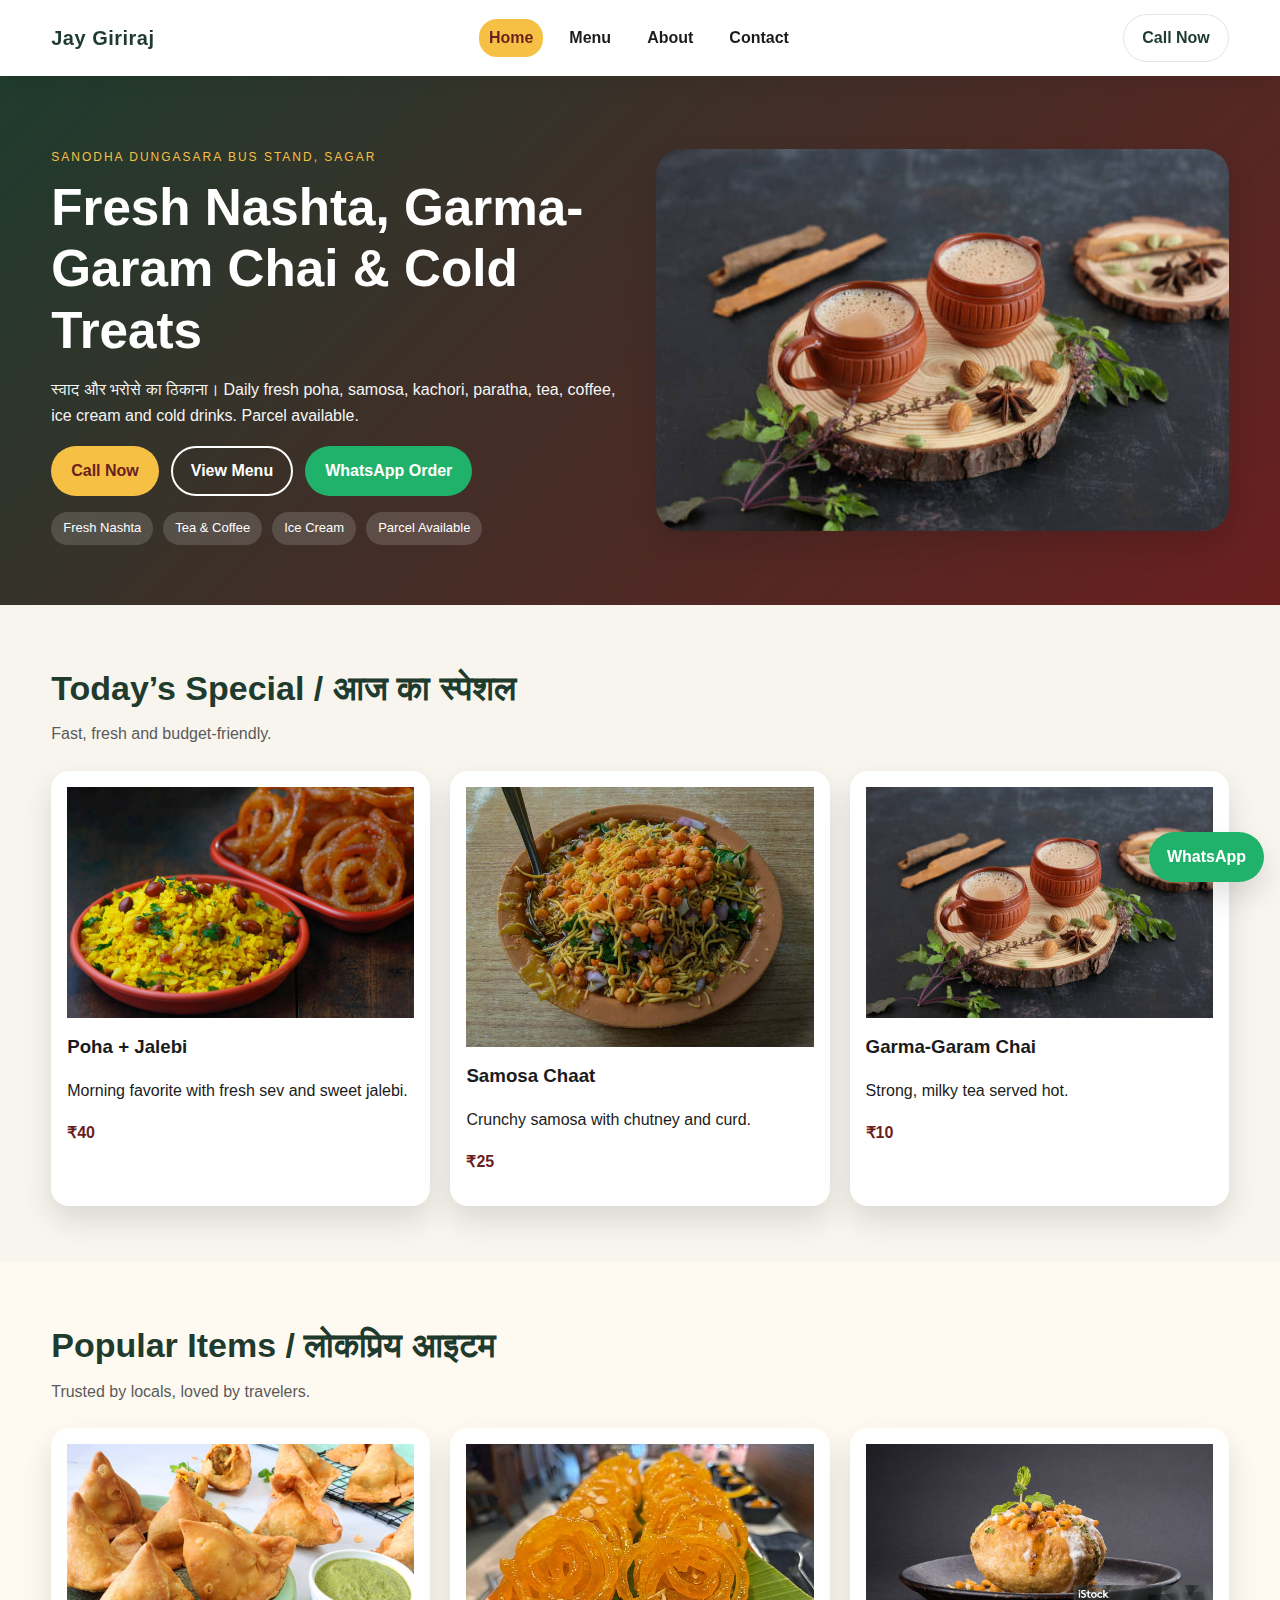
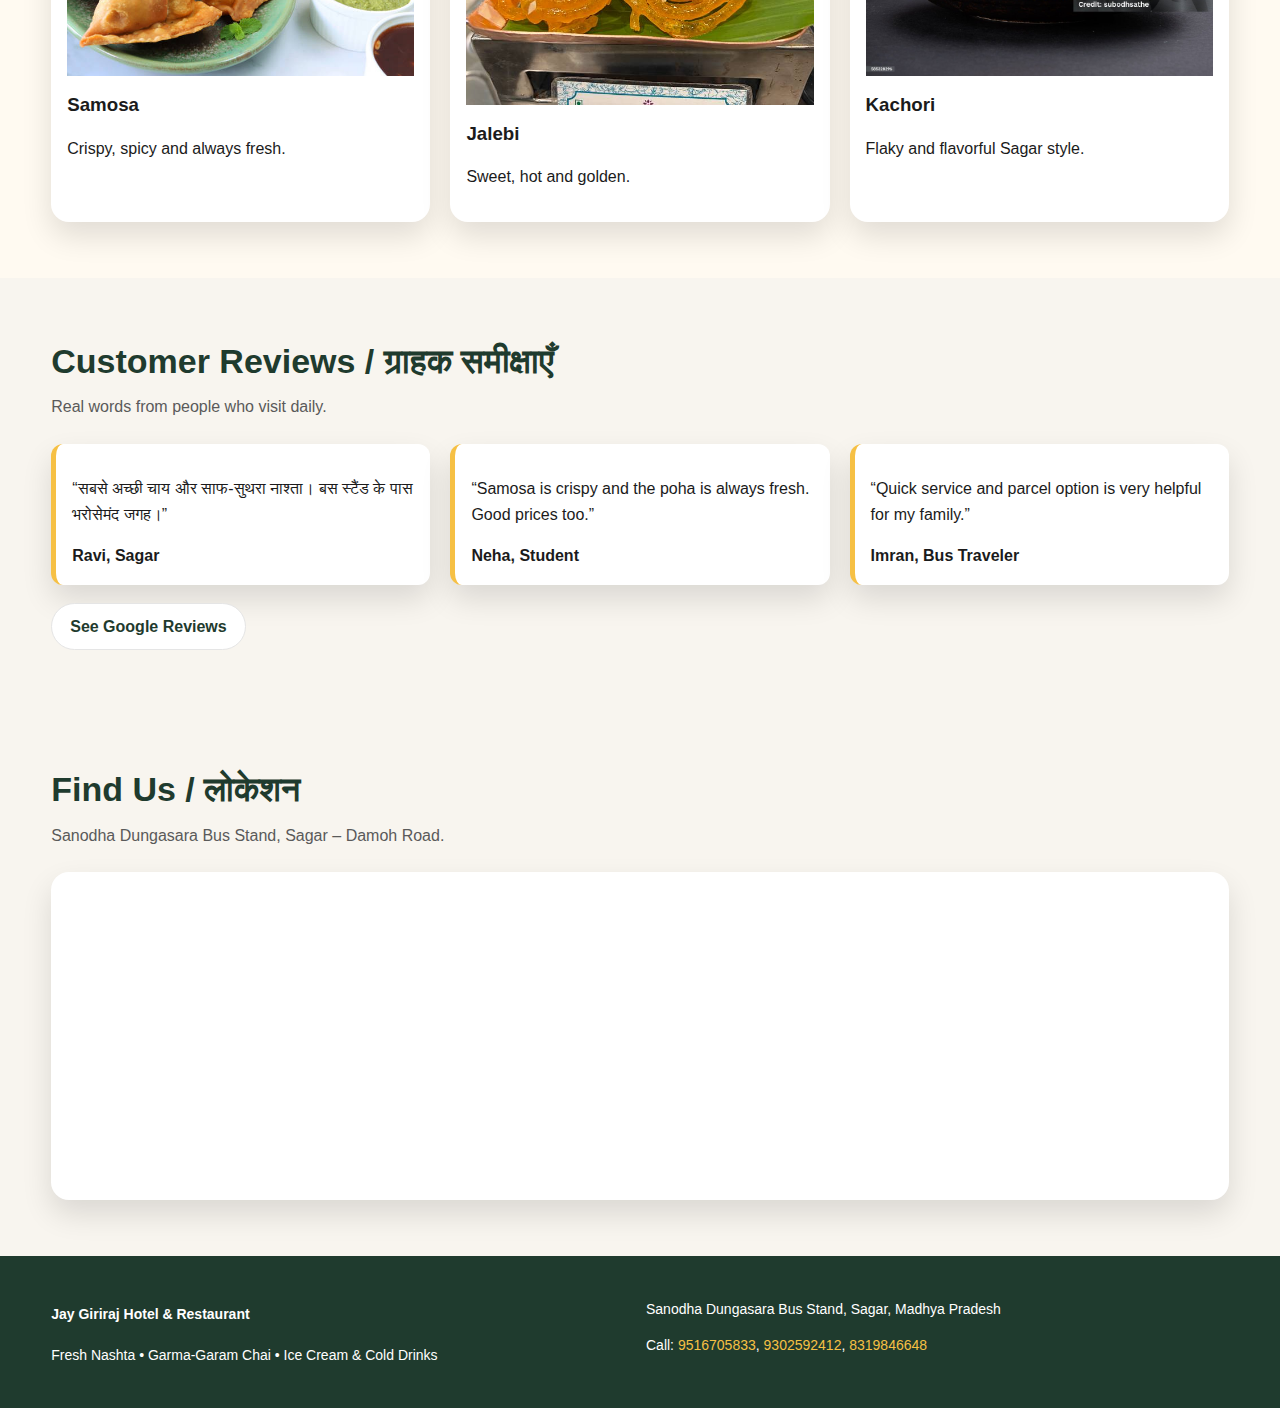
<file: index.html>
﻿<!DOCTYPE html>
<html lang="en">

<head>
  <meta charset="UTF-8" />
  <meta name="viewport" content="width=device-width, initial-scale=1.0" />
  <title>Jay Giriraj Hotel & Restaurant | Fresh Nashta & Chai in Sagar</title>
  <meta name="description"
    content="Jay Giriraj Hotel & Restaurant at Sanodha Dungasara Bus Stand, Sagar. Fresh nashta, garma-garam chai, coffee, ice cream, cold drinks, parcel available." />
  <meta name="keywords"
    content="Best nashta near me, Tea shop near Sanodha bus stand, Jay Giriraj Hotel, Sagar restaurant, chai, poha, samosa" />
  <link rel="canonical" href="index.html" />
  <link rel="stylesheet" href="style.css" />
</head>

<body>
  <header class="site-header">
    <div class="container nav">
      <a class="logo" href="index.html">Jay Giriraj</a>
      <nav class="menu">
        <a href="index.html" class="active">Home</a>
        <a href="menu.html">Menu</a>
        <a href="about.html">About</a>
        <a href="contact.html">Contact</a>
      </nav>
      <div class="nav-cta">
        <a class="btn btn-light" href="tel:9516705833">Call Now</a>
      </div>
    </div>
  </header>

  <main>
    <section class="hero">
      <div class="container hero-grid">
        <div class="hero-text">
          <p class="eyebrow">Sanodha Dungasara Bus Stand, Sagar</p>
          <h1>Fresh Nashta, Garma-Garam Chai & Cold Treats</h1>
          <p class="sub">
            स्वाद और भरोसे का ठिकाना। Daily fresh poha, samosa, kachori,
            paratha, tea, coffee, ice cream and cold drinks. Parcel available.
          </p>
          <div class="hero-actions">
            <a class="btn btn-primary" href="tel:9516705833">Call Now</a>
            <a class="btn btn-outline" href="menu.html">View Menu</a>
            <a class="btn btn-whatsapp" href="https://wa.me/919516705833" target="_blank" rel="noreferrer">WhatsApp
              Order</a>
          </div>
          <div class="hero-badges">
            <span>Fresh Nashta</span>
            <span>Tea & Coffee</span>
            <span>Ice Cream</span>
            <span>Parcel Available</span>
          </div>
        </div>
        <div class="hero-media">
          <img src="images/tea.jpg" alt="Tea and Nashta Counter at Jay Giriraj Hotel & Restaurant" loading="lazy" />
        </div>

      </div>
    </section>

    <section class="section">
      <div class="container">
        <div class="section-head">
          <h2>Today’s Special / आज का स्पेशल</h2>
          <p>Fast, fresh and budget-friendly.</p>
        </div>
        <div class="grid cards">
          <article class="card">
            <img src="images/poha-jalebi.jpg" alt="Poha Jalebi at Jay Giriraj Hotel & Restaurant" loading="lazy" />
            <h3>Poha + Jalebi</h3>
            <p>Morning favorite with fresh sev and sweet jalebi.</p>
            <p class="price">₹40</p>
          </article>

          <article class="card">
            <img src="images/samosa-chat.jpg" alt="Samosa Chaat" loading="lazy" />
            <h3>Samosa Chaat</h3>
            <p>Crunchy samosa with chutney and curd.</p>
            <p class="price">₹25</p>
          </article>
          <article class="card">
            <img src="images/tea.jpg" alt="Garma Garam Chai" loading="lazy" />
            <h3>Garma-Garam Chai</h3>
            <p>Strong, milky tea served hot.</p>
            <p class="price">₹10</p>
          </article>
        </div>
      </div>
    </section>

    <section class="section accent">
      <div class="container">
        <div class="section-head">
          <h2>Popular Items / लोकप्रिय आइटम</h2>
          <p>Trusted by locals, loved by travelers.</p>
        </div>
        <div class="grid cards">
          <article class="card">
            <img src="images/samosa.jpg" alt="Samosa" loading="lazy" />
            <h3>Samosa</h3>
            <p>Crispy, spicy and always fresh.</p>
          </article>
          <article class="card">
            <img src="images/jalebi.jpg" alt="Jalebi" loading="lazy" />
            <h3>Jalebi</h3>
            <p>Sweet, hot and golden.</p>
          </article>
          <article class="card">
            <img src="images/kachori.jpg" alt="Kachori" loading="lazy" />
            <h3>Kachori</h3>
            <p>Flaky and flavorful Sagar style.</p>
          </article>
        </div>
      </div>
    </section>

    <section class="section">
      <div class="container">
        <div class="section-head">
          <h2>Customer Reviews / ग्राहक समीक्षाएँ</h2>
          <p>Real words from people who visit daily.</p>
        </div>
        <div class="grid reviews">
          <div class="review">
            <p>
              “सबसे अच्छी चाय और साफ-सुथरा नाश्ता। बस स्टैंड के पास
              भरोसेमंद जगह।”
            </p>
            <strong>Ravi, Sagar</strong>
          </div>
          <div class="review">
            <p>
              “Samosa is crispy and the poha is always fresh. Good prices too.”
            </p>
            <strong>Neha, Student</strong>
          </div>
          <div class="review">
            <p>
              “Quick service and parcel option is very helpful for my family.”
            </p>
            <strong>Imran, Bus Traveler</strong>
          </div>
        </div>
        <div class="review-link">
          <a class="btn btn-light" href="https://www.google.com/maps" target="_blank" rel="noreferrer">See Google
            Reviews</a>
        </div>
      </div>
    </section>

    <section class="section map-section">
      <div class="container">
        <div class="section-head">
          <h2>Find Us / लोकेशन</h2>
          <p>Sanodha Dungasara Bus Stand, Sagar – Damoh Road.</p>
        </div>
        <div class="map-frame">
          <iframe title="Jay Giriraj Hotel & Restaurant location"
            src="https://maps.google.com/maps?q=Sanodha%20Dungasara%20Bus%20Stand%20Sagar%20Madhya%20Pradesh&t=&z=15&ie=UTF8&iwloc=&output=embed"
            loading="lazy" referrerpolicy="no-referrer-when-downgrade"></iframe>
        </div>
      </div>
    </section>
  </main>

  <footer class="site-footer">
    <div class="container footer-grid">
      <div>
        <h4>Jay Giriraj Hotel & Restaurant</h4>
        <p>Fresh Nashta • Garma-Garam Chai • Ice Cream & Cold Drinks</p>
      </div>
      <div>
        <p>Sanodha Dungasara Bus Stand, Sagar, Madhya Pradesh</p>
        <p>
          Call:
          <a href="tel:9516705833">9516705833</a>,
          <a href="tel:9302592412">9302592412</a>,
          <a href="tel:8319846648">8319846648</a>
        </p>
      </div>
    </div>
  </footer>

  <a class="whatsapp-float" href="https://wa.me/919516705833" target="_blank" rel="noreferrer"
    aria-label="WhatsApp order">WhatsApp</a>

  <script type="application/ld+json">
      {
        "@context": "https://schema.org",
        "@type": "Restaurant",
        "name": "Jay Giriraj Hotel & Restaurant",
        "address": {
          "@type": "PostalAddress",
          "streetAddress": "Sanodha Dungasara Bus Stand",
          "addressLocality": "Sagar",
          "addressRegion": "Madhya Pradesh",
          "addressCountry": "IN"
        },
        "telephone": ["9516705833", "9302592412", "8319846648"],
        "servesCuisine": ["Indian", "Snacks", "Tea", "Coffee"],
        "priceRange": "₹"
      }
    </script>
</body>

</html>
</file>
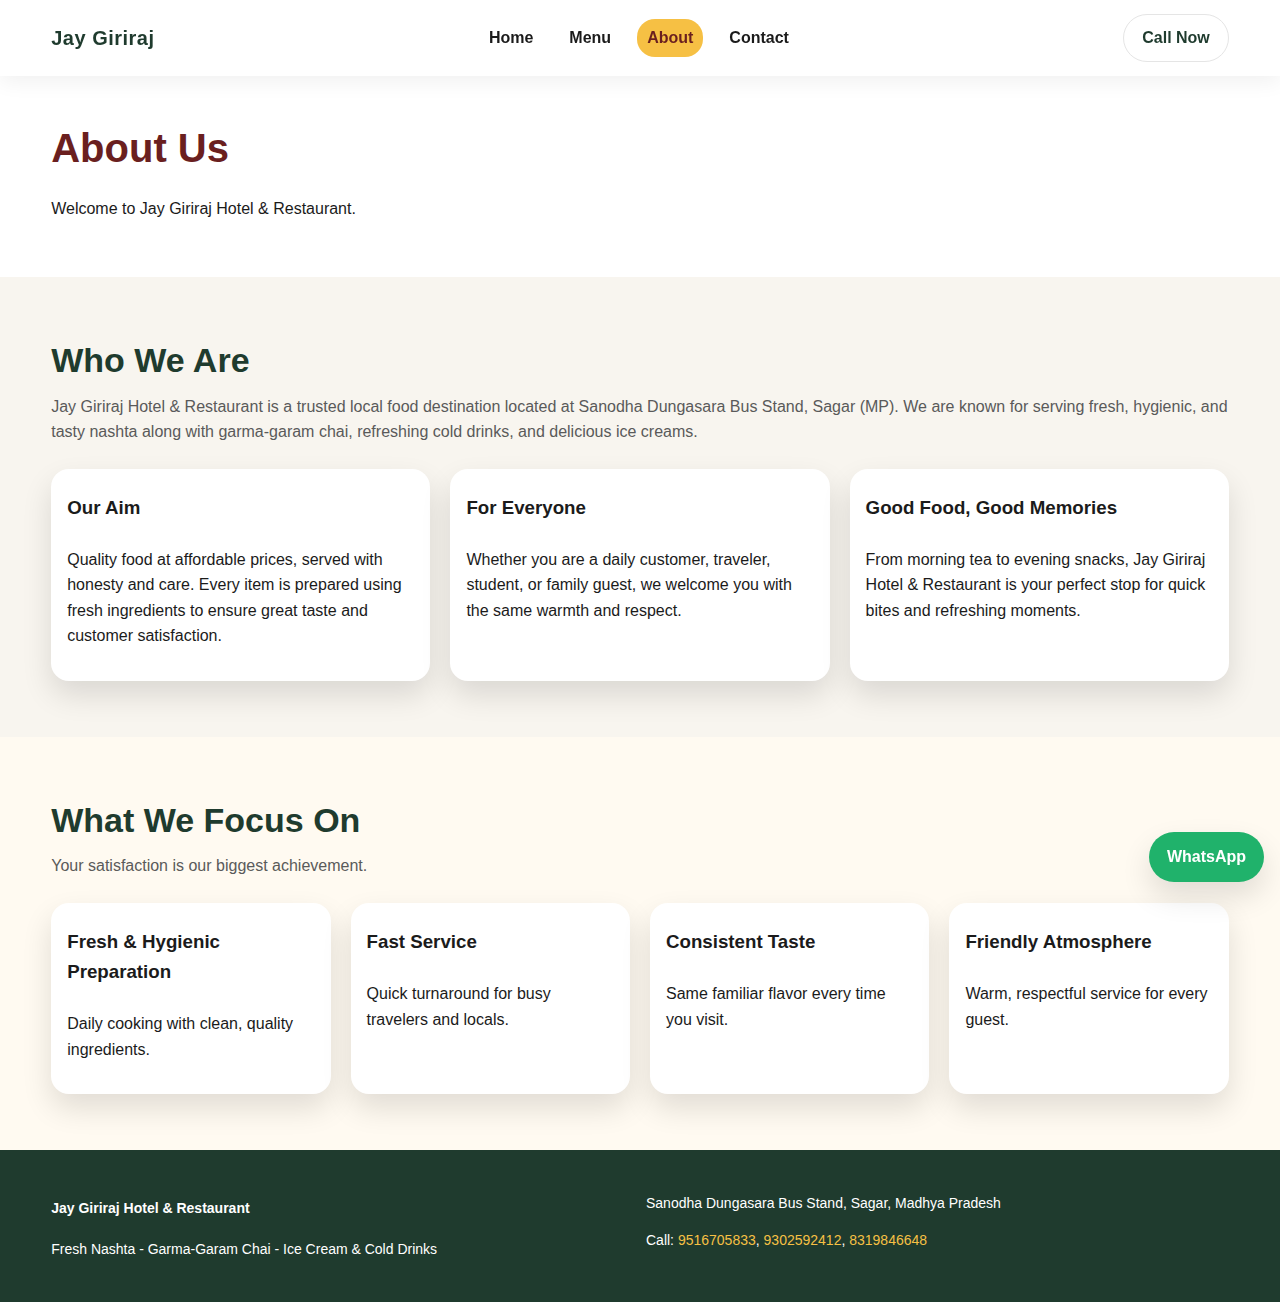
<file: about.html>
<!DOCTYPE html>
<html lang="en">
  <head>
    <meta charset="UTF-8" />
    <meta name="viewport" content="width=device-width, initial-scale=1.0" />
    <title>About Us | Jay Giriraj Hotel & Restaurant</title>
    <meta
      name="description"
      content="Learn about Jay Giriraj Hotel & Restaurant in Sagar. Fresh, hygienic nashta, garma-garam chai, and friendly service at Sanodha Dungasara Bus Stand."
    />
    <link rel="canonical" href="about.html" />
    <link rel="stylesheet" href="css/style.css" />
  </head>
  <body>
    <header class="site-header">
      <div class="container nav">
        <a class="logo" href="index.html">Jay Giriraj</a>
        <nav class="menu">
          <a href="index.html">Home</a>
          <a href="menu.html">Menu</a>
          <a href="about.html" class="active">About</a>
          <a href="contact.html">Contact</a>
        </nav>
        <div class="nav-cta">
          <a class="btn btn-light" href="tel:9516705833">Call Now</a>
        </div>
      </div>
    </header>

    <main>
      <section class="page-hero">
        <div class="container">
          <h1>About Us</h1>
          <p>Welcome to Jay Giriraj Hotel & Restaurant.</p>
        </div>
      </section>

      <section class="section">
        <div class="container">
          <div class="section-head">
            <h2>Who We Are</h2>
            <p>
              Jay Giriraj Hotel & Restaurant is a trusted local food destination
              located at Sanodha Dungasara Bus Stand, Sagar (MP). We are known
              for serving fresh, hygienic, and tasty nashta along with
              garma-garam chai, refreshing cold drinks, and delicious ice creams.
            </p>
          </div>
          <div class="grid cards">
            <article class="card">
              <h3>Our Aim</h3>
              <p>
                Quality food at affordable prices, served with honesty and care.
                Every item is prepared using fresh ingredients to ensure great
                taste and customer satisfaction.
              </p>
            </article>
            <article class="card">
              <h3>For Everyone</h3>
              <p>
                Whether you are a daily customer, traveler, student, or family
                guest, we welcome you with the same warmth and respect.
              </p>
            </article>
            <article class="card">
              <h3>Good Food, Good Memories</h3>
              <p>
                From morning tea to evening snacks, Jay Giriraj Hotel &
                Restaurant is your perfect stop for quick bites and refreshing
                moments.
              </p>
            </article>
          </div>
        </div>
      </section>

      <section class="section accent">
        <div class="container">
          <div class="section-head">
            <h2>What We Focus On</h2>
            <p>Your satisfaction is our biggest achievement.</p>
          </div>
          <div class="grid cards">
            <article class="card">
              <h3>Fresh & Hygienic Preparation</h3>
              <p>Daily cooking with clean, quality ingredients.</p>
            </article>
            <article class="card">
              <h3>Fast Service</h3>
              <p>Quick turnaround for busy travelers and locals.</p>
            </article>
            <article class="card">
              <h3>Consistent Taste</h3>
              <p>Same familiar flavor every time you visit.</p>
            </article>
            <article class="card">
              <h3>Friendly Atmosphere</h3>
              <p>Warm, respectful service for every guest.</p>
            </article>
          </div>
        </div>
      </section>
    </main>

    <footer class="site-footer">
      <div class="container footer-grid">
        <div>
          <h4>Jay Giriraj Hotel & Restaurant</h4>
          <p>Fresh Nashta - Garma-Garam Chai - Ice Cream & Cold Drinks</p>
        </div>
        <div>
          <p>Sanodha Dungasara Bus Stand, Sagar, Madhya Pradesh</p>
          <p>
            Call:
            <a href="tel:9516705833">9516705833</a>,
            <a href="tel:9302592412">9302592412</a>,
            <a href="tel:8319846648">8319846648</a>
          </p>
        </div>
      </div>
    </footer>

    <a
      class="whatsapp-float"
      href="https://wa.me/919516705833"
      target="_blank"
      rel="noreferrer"
      aria-label="WhatsApp order"
      >WhatsApp</a
    >
  </body>
</html>
</file>
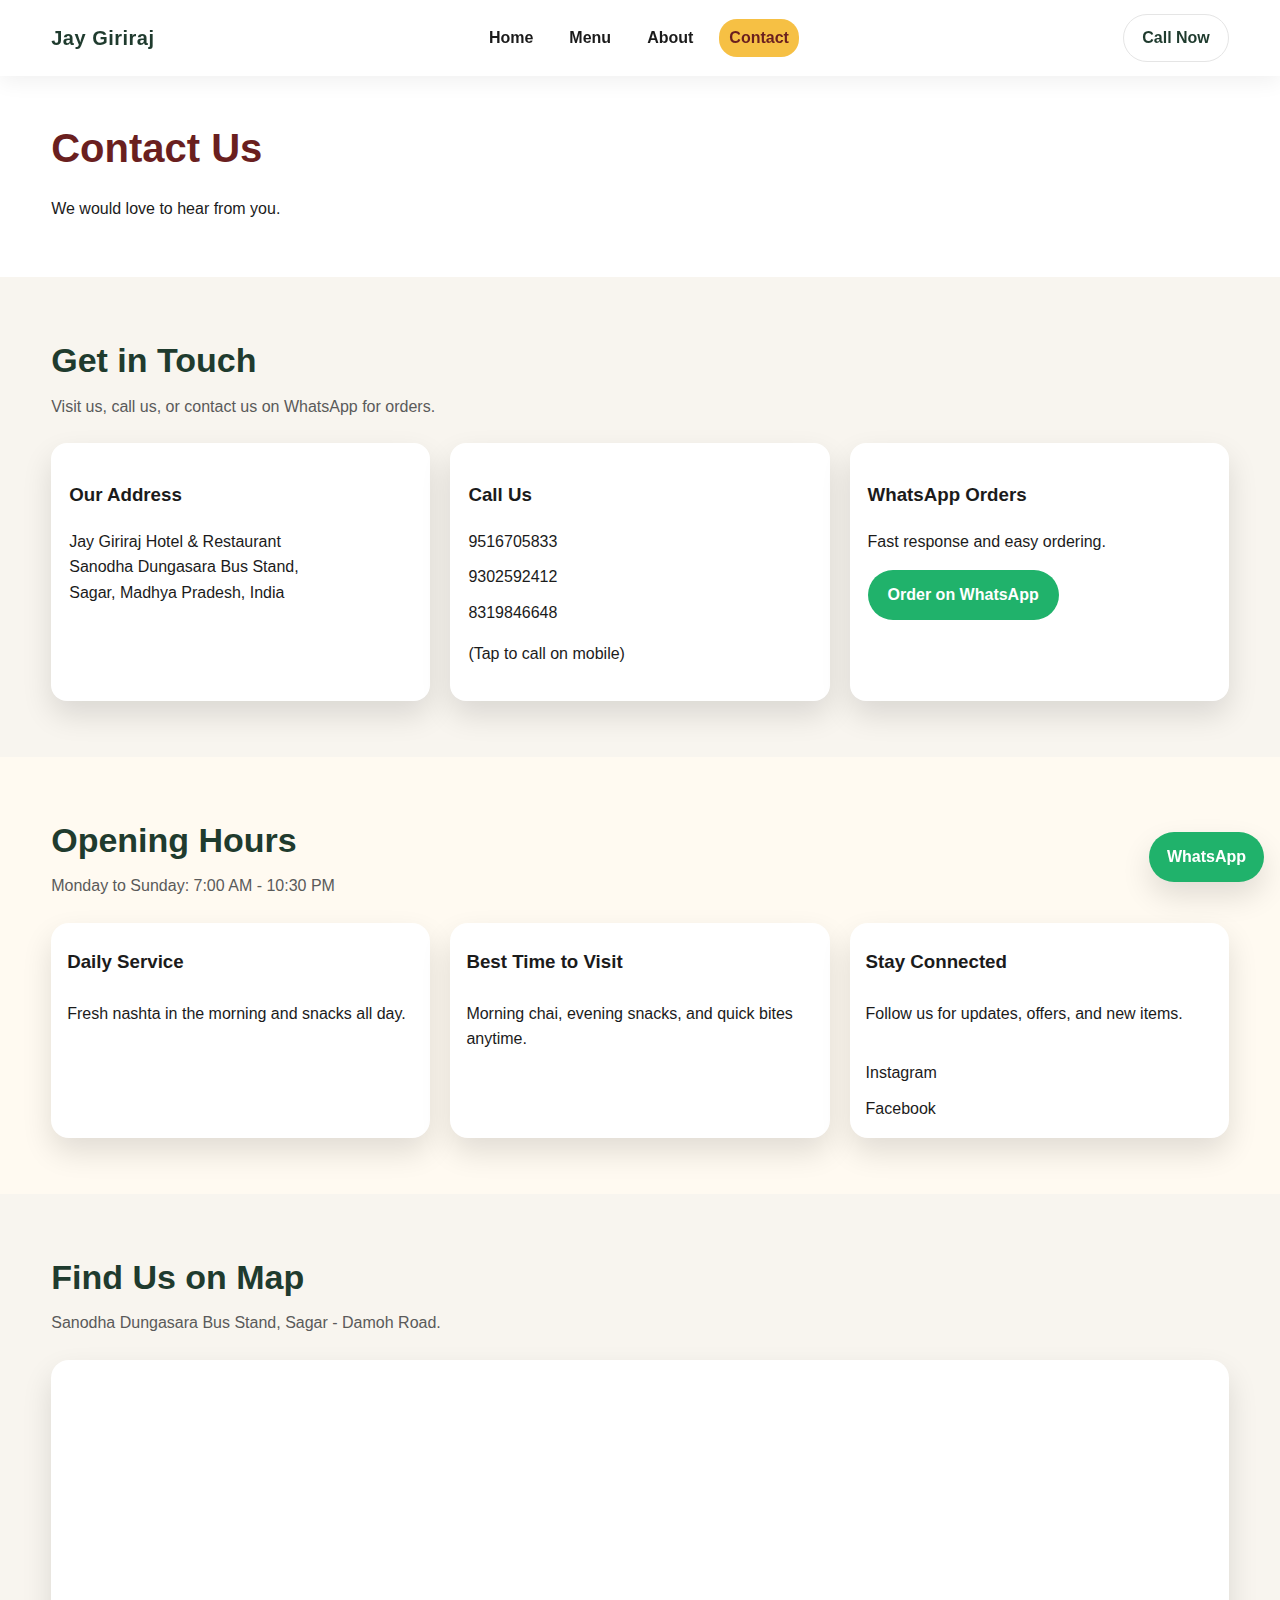
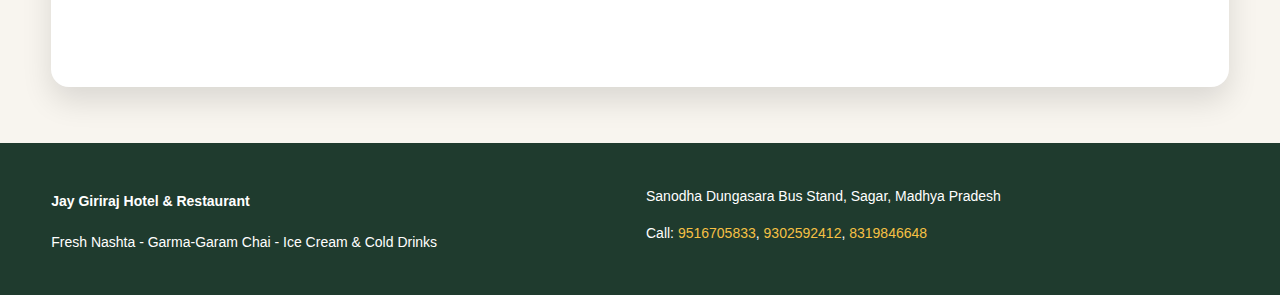
<file: contact.html>
<!DOCTYPE html>
<html lang="en">
  <head>
    <meta charset="UTF-8" />
    <meta name="viewport" content="width=device-width, initial-scale=1.0" />
    <title>Contact Us | Jay Giriraj Hotel & Restaurant</title>
    <meta
      name="description"
      content="Contact Jay Giriraj Hotel & Restaurant in Sagar for orders and inquiries. Call or WhatsApp us and find our location at Sanodha Dungasara Bus Stand."
    />
    <link rel="canonical" href="contact.html" />
    <link rel="stylesheet" href="css/style.css" />
  </head>
  <body>
    <header class="site-header">
      <div class="container nav">
        <a class="logo" href="index.html">Jay Giriraj</a>
        <nav class="menu">
          <a href="index.html">Home</a>
          <a href="menu.html">Menu</a>
          <a href="about.html">About</a>
          <a href="contact.html" class="active">Contact</a>
        </nav>
        <div class="nav-cta">
          <a class="btn btn-light" href="tel:9516705833">Call Now</a>
        </div>
      </div>
    </header>

    <main>
      <section class="page-hero">
        <div class="container">
          <h1>Contact Us</h1>
          <p>We would love to hear from you.</p>
        </div>
      </section>

      <section class="section">
        <div class="container">
          <div class="section-head">
            <h2>Get in Touch</h2>
            <p>Visit us, call us, or contact us on WhatsApp for orders.</p>
          </div>
          <div class="grid cards">
            <article class="contact-card">
              <h3>Our Address</h3>
              <p>
                Jay Giriraj Hotel & Restaurant<br />
                Sanodha Dungasara Bus Stand,<br />
                Sagar, Madhya Pradesh, India
              </p>
            </article>
            <article class="contact-card">
              <h3>Call Us</h3>
              <div class="info-list">
                <a href="tel:9516705833">9516705833</a>
                <a href="tel:9302592412">9302592412</a>
                <a href="tel:8319846648">8319846648</a>
              </div>
              <p>(Tap to call on mobile)</p>
            </article>
            <article class="contact-card">
              <h3>WhatsApp Orders</h3>
              <p>Fast response and easy ordering.</p>
              <a class="btn btn-whatsapp" href="https://wa.me/919516705833" target="_blank" rel="noreferrer"
                >Order on WhatsApp</a
              >
            </article>
          </div>
        </div>
      </section>

      <section class="section accent">
        <div class="container">
          <div class="section-head">
            <h2>Opening Hours</h2>
            <p>Monday to Sunday: 7:00 AM - 10:30 PM</p>
          </div>
          <div class="grid cards">
            <article class="card">
              <h3>Daily Service</h3>
              <p>Fresh nashta in the morning and snacks all day.</p>
            </article>
            <article class="card">
              <h3>Best Time to Visit</h3>
              <p>Morning chai, evening snacks, and quick bites anytime.</p>
            </article>
            <article class="card">
              <h3>Stay Connected</h3>
              <p>Follow us for updates, offers, and new items.</p>
              <div class="info-list">
                <a href="https://www.instagram.com" target="_blank" rel="noreferrer">Instagram</a>
                <a href="https://www.facebook.com" target="_blank" rel="noreferrer">Facebook</a>
              </div>
            </article>
          </div>
        </div>
      </section>

      <section class="section map-section">
        <div class="container">
          <div class="section-head">
            <h2>Find Us on Map</h2>
            <p>Sanodha Dungasara Bus Stand, Sagar - Damoh Road.</p>
          </div>
          <div class="map-frame">
            <iframe
              title="Jay Giriraj Hotel & Restaurant location"
              src="https://maps.google.com/maps?q=Sanodha%20Dungasara%20Bus%20Stand%20Sagar%20Madhya%20Pradesh&t=&z=15&ie=UTF8&iwloc=&output=embed"
              loading="lazy"
              referrerpolicy="no-referrer-when-downgrade"
            ></iframe>
          </div>
        </div>
      </section>
    </main>

    <footer class="site-footer">
      <div class="container footer-grid">
        <div>
          <h4>Jay Giriraj Hotel & Restaurant</h4>
          <p>Fresh Nashta - Garma-Garam Chai - Ice Cream & Cold Drinks</p>
        </div>
        <div>
          <p>Sanodha Dungasara Bus Stand, Sagar, Madhya Pradesh</p>
          <p>
            Call:
            <a href="tel:9516705833">9516705833</a>,
            <a href="tel:9302592412">9302592412</a>,
            <a href="tel:8319846648">8319846648</a>
          </p>
        </div>
      </div>
    </footer>

    <a
      class="whatsapp-float"
      href="https://wa.me/919516705833"
      target="_blank"
      rel="noreferrer"
      aria-label="WhatsApp order"
      >WhatsApp</a
    >
  </body>
</html>
</file>
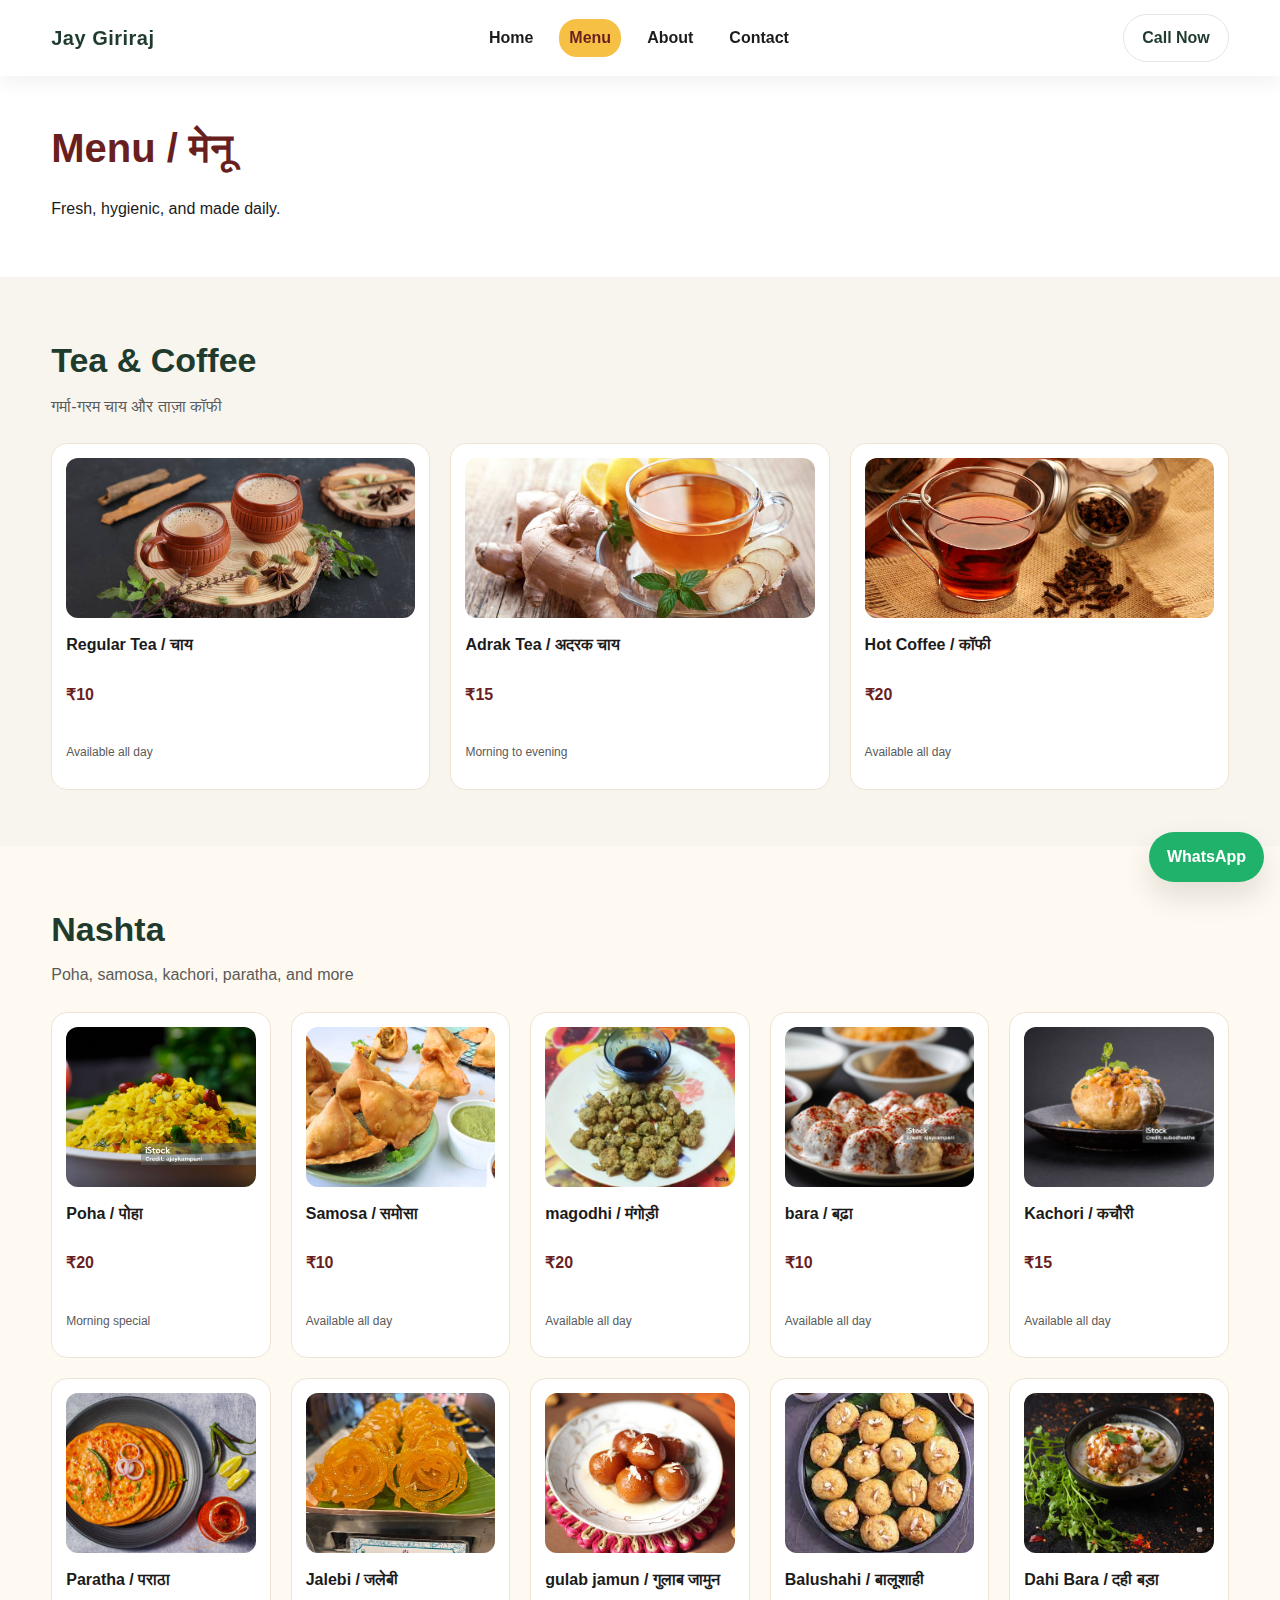
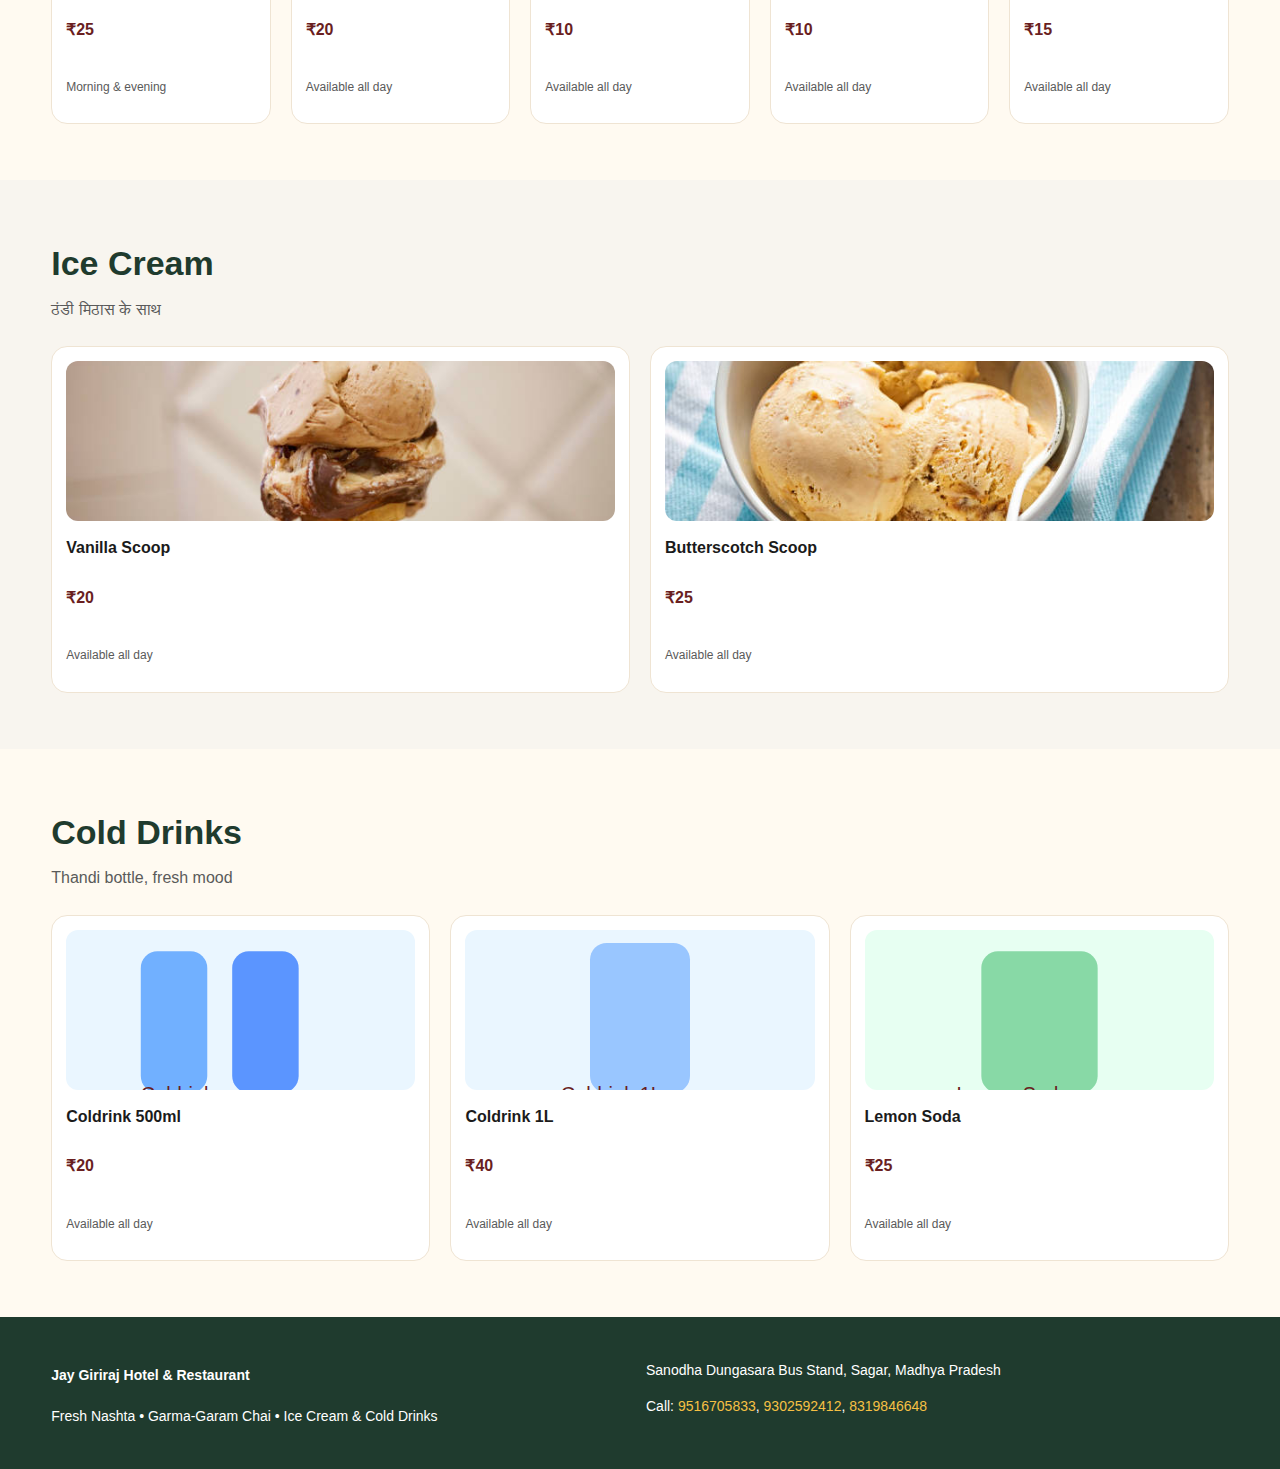
<file: menu.html>
<!DOCTYPE html>
<html lang="en">

<head>
  <meta charset="UTF-8" />
  <meta name="viewport" content="width=device-width, initial-scale=1.0" />
  <title>Menu | Jay Giriraj Hotel & Restaurant</title>
  <meta name="description"
    content="Explore our tea, coffee, nashta, ice cream and cold drinks menu. Fresh items with affordable pricing." />
  <link rel="canonical" href="menu.html" />
  <link rel="stylesheet" href="css/style.css" />
</head>

<body>
  <header class="site-header">
    <div class="container nav">
      <a class="logo" href="index.html">Jay Giriraj</a>
      <nav class="menu">
        <a href="index.html">Home</a>
        <a href="menu.html" class="active">Menu</a>
        <a href="about.html">About</a>
        <a href="contact.html">Contact</a>
      </nav>
      <div class="nav-cta">
        <a class="btn btn-light" href="tel:9516705833">Call Now</a>
      </div>
    </div>
  </header>

  <main>
    <section class="page-hero">
      <div class="container">
        <h1>Menu / मेनू</h1>
        <p>Fresh, hygienic, and made daily.</p>
      </div>
    </section>

    <section class="section">
      <div class="container">
        <div class="section-head">
          <h2>Tea & Coffee</h2>
          <p>गर्मा-गरम चाय और ताज़ा कॉफी</p>
        </div>
        <div class="grid menu-grid">
          <div class="menu-item">
            <img src="images/tea.jpg" alt="Tea" loading="lazy" />
            <h4>Regular Tea / चाय</h4>
            <p class="price">₹10</p>
            <p class="availability">Available all day</p>
          </div>
          <div class="menu-item">
            <img src="images/ginger tea.jpg" alt="Adrak tea" loading="lazy" />
            <h4>Adrak Tea / अदरक चाय</h4>
            <p class="price">₹15</p>
            <p class="availability">Morning to evening</p>
          </div>
          <div class="menu-item">
            <img src="images/cofee.jpg" alt="Coffee" loading="lazy" />
            <h4>Hot Coffee / कॉफी</h4>
            <p class="price">₹20</p>
            <p class="availability">Available all day</p>
          </div>
        </div>
      </div>
    </section>

    <section class="section accent">
      <div class="container">
        <div class="section-head">
          <h2>Nashta</h2>
          <p>Poha, samosa, kachori, paratha, and more</p>
        </div>
        <div class="grid menu-grid">
          <div class="menu-item">
            <img src="images/poha.jpg" alt="Poha" loading="lazy" />
            <h4>Poha / पोहा</h4>
            <p class="price">₹20</p>
            <p class="availability">Morning special</p>
          </div>
          <div class="menu-item">
            <img src="images/samosa.jpg" alt="Samosa" loading="lazy" />
            <h4>Samosa / समोसा</h4>
            <p class="price">₹10</p>
            <p class="availability">Available all day</p>
          </div>
          <div class="menu-item">
            <img src="images/magodi.jpg" alt="Samosa" loading="lazy" />
            <h4>magodhi / मंगोड़ी</h4>
            <p class="price">₹20</p>
            <p class="availability">Available all day</p>
          </div>
          <div class="menu-item">
            <img src="images/bara.jpg" alt="Samosa" loading="lazy" />
            <h4>bara / बढ़ा
            </h4>
            <p class="price">₹10</p>
            <p class="availability">Available all day</p>
          </div>
          <div class="menu-item">
            <img src="images/kachori.jpg" alt="Kachori" loading="lazy" />
            <h4>Kachori / कचौरी</h4>
            <p class="price">₹15</p>
            <p class="availability">Available all day</p>
          </div>
          <div class="menu-item">
            <img src="images/paratha.jpg" alt="Paratha" loading="lazy" />
            <h4>Paratha / पराठा</h4>
            <p class="price">₹25</p>
            <p class="availability">Morning & evening</p>
          </div>
          <div class="menu-item">
            <img src="images/jalebi.jpg" alt="Jalebi" loading="lazy" />
            <h4>Jalebi / जलेबी</h4>
            <p class="price">₹20</p>
            <p class="availability">Available all day</p>
          </div>
          <div class="menu-item">
            <img src="images/gulab jamun.jpg" alt="Jalebi" loading="lazy" />
            <h4>gulab jamun / गुलाब जामुन</h4>
            <p class="price">₹10</p>
            <p class="availability">Available all day</p>
          </div>
          <div class="menu-item">
            <img src="images/balussahi.jfif" alt="Jalebi" loading="lazy" />
            <h4>Balushahi / बालूशाही</h4>
            <p class="price">₹10</p>
            <p class="availability">Available all day</p>
          </div>
          <div class="menu-item">
            <img src="images/dahi badha.jpg" alt="Dahi bara" loading="lazy" />
            <h4>Dahi Bara / दही बड़ा</h4>
            <p class="price">₹15</p>
            <p class="availability">Available all day</p>
          </div>
        </div>
      </div>
    </section>

    <section class="section">
      <div class="container">
        <div class="section-head">
          <h2>Ice Cream</h2>
          <p>ठंडी मिठास के साथ</p>
        </div>
        <div class="grid menu-grid">
          <div class="menu-item">
            <img src="images/ice cream.jpg" alt="Vanilla ice cream" loading="lazy" />
            <h4>Vanilla Scoop</h4>
            <p class="price">₹20</p>
            <p class="availability">Available all day</p>
          </div>
          <div class="menu-item">
            <img src="images/butter scooch.jpg" alt="Butterscotch ice cream" loading="lazy" />
            <h4>Butterscotch Scoop</h4>
            <p class="price">₹25</p>
            <p class="availability">Available all day</p>
          </div>
        </div>
      </div>
    </section>

    <section class="section accent">
      <div class="container">
        <div class="section-head">
          <h2>Cold Drinks</h2>
          <p>Thandi bottle, fresh mood</p>
        </div>
        <div class="grid menu-grid">
          <div class="menu-item">
            <img
              src="data:image/svg+xml;utf8,<svg xmlns='http://www.w3.org/2000/svg' width='420' height='280'><rect width='100%25' height='100%25' fill='%23eaf6ff'/><rect x='90' y='70' width='80' height='170' rx='20' fill='%2371b0ff'/><rect x='200' y='70' width='80' height='170' rx='20' fill='%235b95ff'/><text x='90' y='250' font-size='24' font-family='Arial' fill='%236a1f1f'>Coldrink</text></svg>"
              alt="Cold drink bottles" loading="lazy" />
            <h4>Coldrink 500ml</h4>
            <p class="price">₹20</p>
            <p class="availability">Available all day</p>
          </div>
          <div class="menu-item">
            <img
              src="data:image/svg+xml;utf8,<svg xmlns='http://www.w3.org/2000/svg' width='420' height='280'><rect width='100%25' height='100%25' fill='%23eaf6ff'/><rect x='150' y='60' width='120' height='180' rx='20' fill='%2399c6ff'/><text x='115' y='250' font-size='24' font-family='Arial' fill='%236a1f1f'>Coldrink 1L</text></svg>"
              alt="Cold drink 1L" loading="lazy" />
            <h4>Coldrink 1L</h4>
            <p class="price">₹40</p>
            <p class="availability">Available all day</p>
          </div>
          <div class="menu-item">
            <img
              src="data:image/svg+xml;utf8,<svg xmlns='http://www.w3.org/2000/svg' width='420' height='280'><rect width='100%25' height='100%25' fill='%23e7fff2'/><rect x='140' y='70' width='140' height='170' rx='20' fill='%2388d9a6'/><text x='110' y='250' font-size='24' font-family='Arial' fill='%236a1f1f'>Lemon Soda</text></svg>"
              alt="Lemon soda" loading="lazy" />
            <h4>Lemon Soda</h4>
            <p class="price">₹25</p>
            <p class="availability">Available all day</p>
          </div>
        </div>
      </div>
    </section>
  </main>

  <footer class="site-footer">
    <div class="container footer-grid">
      <div>
        <h4>Jay Giriraj Hotel & Restaurant</h4>
        <p>Fresh Nashta • Garma-Garam Chai • Ice Cream & Cold Drinks</p>
      </div>
      <div>
        <p>Sanodha Dungasara Bus Stand, Sagar, Madhya Pradesh</p>
        <p>
          Call:
          <a href="tel:9516705833">9516705833</a>,
          <a href="tel:9302592412">9302592412</a>,
          <a href="tel:8319846648">8319846648</a>
        </p>
      </div>
    </div>
  </footer>

  <a class="whatsapp-float" href="https://wa.me/919516705833" target="_blank" rel="noreferrer"
    aria-label="WhatsApp order">WhatsApp</a>
</body>

</html>
</file>
<file: style.css>
:root {
  --green: #1f3b2e;
  --maroon: #6a1f1f;
  --white: #ffffff;
  --warm: #f6c044;
  --ink: #1b1b1b;
  --muted: #5a5a5a;
  --bg: #f8f5ef;
  --shadow: 0 14px 30px rgba(0, 0, 0, 0.12);
}

*,
*::before,
*::after {
  box-sizing: border-box;
}

body {
  margin: 0;
  font-family: "Poppins", "Segoe UI", sans-serif;
  color: var(--ink);
  background: var(--bg);
  line-height: 1.6;
}

img {
  max-width: 100%;
  display: block;
}

a {
  color: inherit;
  text-decoration: none;
}

.container {
  width: min(1200px, 92%);
  margin: 0 auto;
}

.site-header {
  position: sticky;
  top: 0;
  z-index: 20;
  background: var(--white);
  box-shadow: 0 6px 20px rgba(0, 0, 0, 0.06);
}

.nav {
  display: flex;
  align-items: center;
  justify-content: space-between;
  padding: 14px 0;
  gap: 16px;
}

.logo {
  font-weight: 700;
  color: var(--green);
  font-size: 20px;
  letter-spacing: 0.5px;
}

.menu {
  display: flex;
  gap: 16px;
  flex-wrap: wrap;
  font-weight: 600;
}

.menu a {
  padding: 6px 10px;
  border-radius: 18px;
}

.menu a.active,
.menu a:hover {
  background: var(--warm);
  color: var(--maroon);
}

.nav-cta {
  display: flex;
  gap: 10px;
}

.hero {
  background: linear-gradient(135deg, var(--green), var(--maroon));
  color: var(--white);
  padding: 60px 0;
}

.hero-grid {
  display: grid;
  gap: 32px;
  grid-template-columns: repeat(auto-fit, minmax(260px, 1fr));
  align-items: center;
}

.hero h1 {
  font-size: clamp(30px, 4vw, 52px);
  line-height: 1.2;
  margin: 10px 0;
}

.sub {
  color: #f5f5f5;
  margin-bottom: 18px;
}

.eyebrow {
  text-transform: uppercase;
  font-size: 12px;
  letter-spacing: 2px;
  color: var(--warm);
  margin-bottom: 4px;
}

.hero-actions {
  display: flex;
  flex-wrap: wrap;
  gap: 12px;
}

.btn {
  padding: 10px 18px;
  border-radius: 999px;
  font-weight: 600;
  display: inline-flex;
  align-items: center;
  gap: 8px;
  border: 2px solid transparent;
}

.btn-primary {
  background: var(--warm);
  color: var(--maroon);
}

.btn-outline {
  border-color: var(--white);
  color: var(--white);
}

.btn-light {
  background: var(--white);
  color: var(--green);
  border: 1px solid #e5e5e5;
}

.btn-whatsapp {
  background: #20b26b;
  color: var(--white);
}

.hero-badges {
  display: flex;
  flex-wrap: wrap;
  gap: 10px;
  margin-top: 16px;
}

.hero-badges span {
  background: rgba(255, 255, 255, 0.15);
  padding: 6px 12px;
  border-radius: 999px;
  font-size: 13px;
}

.hero-media img {
  border-radius: 26px;
  box-shadow: var(--shadow);
}

.section {
  padding: 56px 0;
}

.section-head {
  margin-bottom: 24px;
}

.section-head h2 {
  margin: 0 0 6px;
  font-size: clamp(24px, 3vw, 34px);
  color: var(--green);
}

.section-head p {
  margin: 0;
  color: var(--muted);
}

.accent {
  background: #fffaf1;
}

.grid {
  display: grid;
  gap: 20px;
}

.cards {
  grid-template-columns: repeat(auto-fit, minmax(230px, 1fr));
}

.card {
  background: var(--white);
  border-radius: 18px;
  padding: 16px;
  box-shadow: var(--shadow);
}

.card h3 {
  margin: 14px 0 6px;
}

.price {
  color: var(--maroon);
  font-weight: 700;
}

.reviews {
  grid-template-columns: repeat(auto-fit, minmax(260px, 1fr));
}

.review {
  background: var(--white);
  border-left: 5px solid var(--warm);
  padding: 16px;
  border-radius: 12px;
  box-shadow: var(--shadow);
}

.review-link {
  margin-top: 18px;
}

.map-frame {
  border-radius: 18px;
  overflow: hidden;
  box-shadow: var(--shadow);
  background: var(--white);
}

.map-frame iframe {
  width: 100%;
  height: 320px;
  border: 0;
}

.site-footer {
  background: var(--green);
  color: var(--white);
  padding: 28px 0;
}

.footer-grid {
  display: grid;
  gap: 12px;
  grid-template-columns: repeat(auto-fit, minmax(240px, 1fr));
  font-size: 14px;
}

.footer-grid a {
  color: var(--warm);
}

.whatsapp-float {
  position: fixed;
  right: 16px;
  bottom: 18px;
  background: #20b26b;
  color: var(--white);
  padding: 12px 18px;
  border-radius: 999px;
  font-weight: 700;
  box-shadow: var(--shadow);
}

.page-hero {
  background: var(--white);
  padding: 40px 0;
}

.page-hero h1 {
  margin: 0;
  color: var(--maroon);
  font-size: clamp(26px, 3.4vw, 40px);
}

.menu-grid {
  grid-template-columns: repeat(auto-fit, minmax(210px, 1fr));
}

.menu-item {
  border: 1px solid #efe4d3;
  border-radius: 16px;
  padding: 14px;
  background: var(--white);
}

.menu-item h4 {
  margin: 10px 0 4px;
}

.availability {
  font-size: 12px;
  color: var(--muted);
}

.info-list {
  display: grid;
  gap: 10px;
  margin-top: 10px;
}

.contact-card {
  background: var(--white);
  border-radius: 16px;
  padding: 18px;
  box-shadow: var(--shadow);
}

@media (max-width: 720px) {
  .menu {
    display: none;
  }

  .nav {
    flex-wrap: wrap;
  }

  .hero {
    padding: 40px 0;
  }

  .whatsapp-float {
    right: 10px;
    bottom: 10px;
  }
}
</file>
<file: css/style.css>
:root {
  --green: #1f3b2e;
  --maroon: #6a1f1f;
  --white: #ffffff;
  --warm: #f6c044;
  --ink: #1b1b1b;
  --muted: #5a5a5a;
  --bg: #f8f5ef;
  --shadow: 0 14px 30px rgba(0, 0, 0, 0.12);
}

*,
*::before,
*::after {
  box-sizing: border-box;
}

body {
  margin: 0;
  font-family: "Poppins", "Segoe UI", sans-serif;
  color: var(--ink);
  background: var(--bg);
  line-height: 1.6;
}

img {
  max-width: 100%;
  display: block;
}

a {
  color: inherit;
  text-decoration: none;
}

.container {
  width: min(1200px, 92%);
  margin: 0 auto;
}

.site-header {
  position: sticky;
  top: 0;
  z-index: 20;
  background: var(--white);
  box-shadow: 0 6px 20px rgba(0, 0, 0, 0.06);
}

.nav {
  display: flex;
  align-items: center;
  justify-content: space-between;
  padding: 14px 0;
  gap: 16px;
}

.logo {
  font-weight: 700;
  color: var(--green);
  font-size: 20px;
  letter-spacing: 0.5px;
}

.menu {
  display: flex;
  gap: 16px;
  flex-wrap: wrap;
  font-weight: 600;
}

.menu a {
  padding: 6px 10px;
  border-radius: 18px;
}

.menu a.active,
.menu a:hover {
  background: var(--warm);
  color: var(--maroon);
}

.nav-cta {
  display: flex;
  gap: 10px;
}

.hero {
  background: linear-gradient(135deg, var(--green), var(--maroon));
  color: var(--white);
  padding: 60px 0;
}

.hero-grid {
  display: grid;
  gap: 32px;
  grid-template-columns: repeat(auto-fit, minmax(260px, 1fr));
  align-items: center;
}

.hero h1 {
  font-size: clamp(30px, 4vw, 52px);
  line-height: 1.2;
  margin: 10px 0;
}

.sub {
  color: #f5f5f5;
  margin-bottom: 18px;
}

.eyebrow {
  text-transform: uppercase;
  font-size: 12px;
  letter-spacing: 2px;
  color: var(--warm);
  margin-bottom: 4px;
}

.hero-actions {
  display: flex;
  flex-wrap: wrap;
  gap: 12px;
}

.btn {
  padding: 10px 18px;
  border-radius: 999px;
  font-weight: 600;
  display: inline-flex;
  align-items: center;
  gap: 8px;
  border: 2px solid transparent;
}

.btn-primary {
  background: var(--warm);
  color: var(--maroon);
}

.btn-outline {
  border-color: var(--white);
  color: var(--white);
}

.btn-light {
  background: var(--white);
  color: var(--green);
  border: 1px solid #e5e5e5;
}

.btn-whatsapp {
  background: #20b26b;
  color: var(--white);
}

.hero-badges {
  display: flex;
  flex-wrap: wrap;
  gap: 10px;
  margin-top: 16px;
}

.hero-badges span {
  background: rgba(255, 255, 255, 0.15);
  padding: 6px 12px;
  border-radius: 999px;
  font-size: 13px;
}

.hero-media img {
  border-radius: 26px;
  box-shadow: var(--shadow);
  width: 100%;
  height: 360px;
  object-fit: cover;
}

.section {
  padding: 56px 0;
}

.section-head {
  margin-bottom: 24px;
}

.section-head h2 {
  margin: 0 0 6px;
  font-size: clamp(24px, 3vw, 34px);
  color: var(--green);
}

.section-head p {
  margin: 0;
  color: var(--muted);
}

.accent {
  background: #fffaf1;
}

.grid {
  display: grid;
  gap: 20px;
}

.cards {
  grid-template-columns: repeat(auto-fit, minmax(230px, 1fr));
}

.card {
  background: var(--white);
  border-radius: 18px;
  padding: 16px;
  box-shadow: var(--shadow);
  display: flex;
  flex-direction: column;
  gap: 8px;
  height: 100%;
}

.card h3 {
  margin: 8px 0 0;
}

.card img {
  width: 100%;
  height: 180px;
  object-fit: cover;
  border-radius: 14px;
}

.price {
  color: var(--maroon);
  font-weight: 700;
}

.reviews {
  grid-template-columns: repeat(auto-fit, minmax(260px, 1fr));
}

.review {
  background: var(--white);
  border-left: 5px solid var(--warm);
  padding: 16px;
  border-radius: 12px;
  box-shadow: var(--shadow);
}

.review-link {
  margin-top: 18px;
}

.map-frame {
  border-radius: 18px;
  overflow: hidden;
  box-shadow: var(--shadow);
  background: var(--white);
}

.map-frame iframe {
  width: 100%;
  height: 320px;
  border: 0;
}

.site-footer {
  background: var(--green);
  color: var(--white);
  padding: 28px 0;
}

.footer-grid {
  display: grid;
  gap: 12px;
  grid-template-columns: repeat(auto-fit, minmax(240px, 1fr));
  font-size: 14px;
}

.footer-grid a {
  color: var(--warm);
}

.whatsapp-float {
  position: fixed;
  right: 16px;
  bottom: 18px;
  background: #20b26b;
  color: var(--white);
  padding: 12px 18px;
  border-radius: 999px;
  font-weight: 700;
  box-shadow: var(--shadow);
}

.page-hero {
  background: var(--white);
  padding: 40px 0;
}

.page-hero h1 {
  margin: 0;
  color: var(--maroon);
  font-size: clamp(26px, 3.4vw, 40px);
}

.menu-grid {
  grid-template-columns: repeat(auto-fit, minmax(210px, 1fr));
}

.menu-item {
  border: 1px solid #efe4d3;
  border-radius: 16px;
  padding: 14px;
  background: var(--white);
  display: flex;
  flex-direction: column;
  gap: 8px;
  height: 100%;
}

.menu-item h4 {
  margin: 6px 0 0;
}

.menu-item img {
  width: 100%;
  height: 160px;
  object-fit: cover;
  border-radius: 12px;
}

.availability {
  font-size: 12px;
  color: var(--muted);
}

.info-list {
  display: grid;
  gap: 10px;
  margin-top: 10px;
}

.contact-card {
  background: var(--white);
  border-radius: 16px;
  padding: 18px;
  box-shadow: var(--shadow);
}

@media (max-width: 720px) {
  .menu {
    display: none;
  }

  .nav {
    flex-wrap: wrap;
  }

  .hero {
    padding: 40px 0;
  }

  .whatsapp-float {
    right: 10px;
    bottom: 10px;
  }
}
</file>
